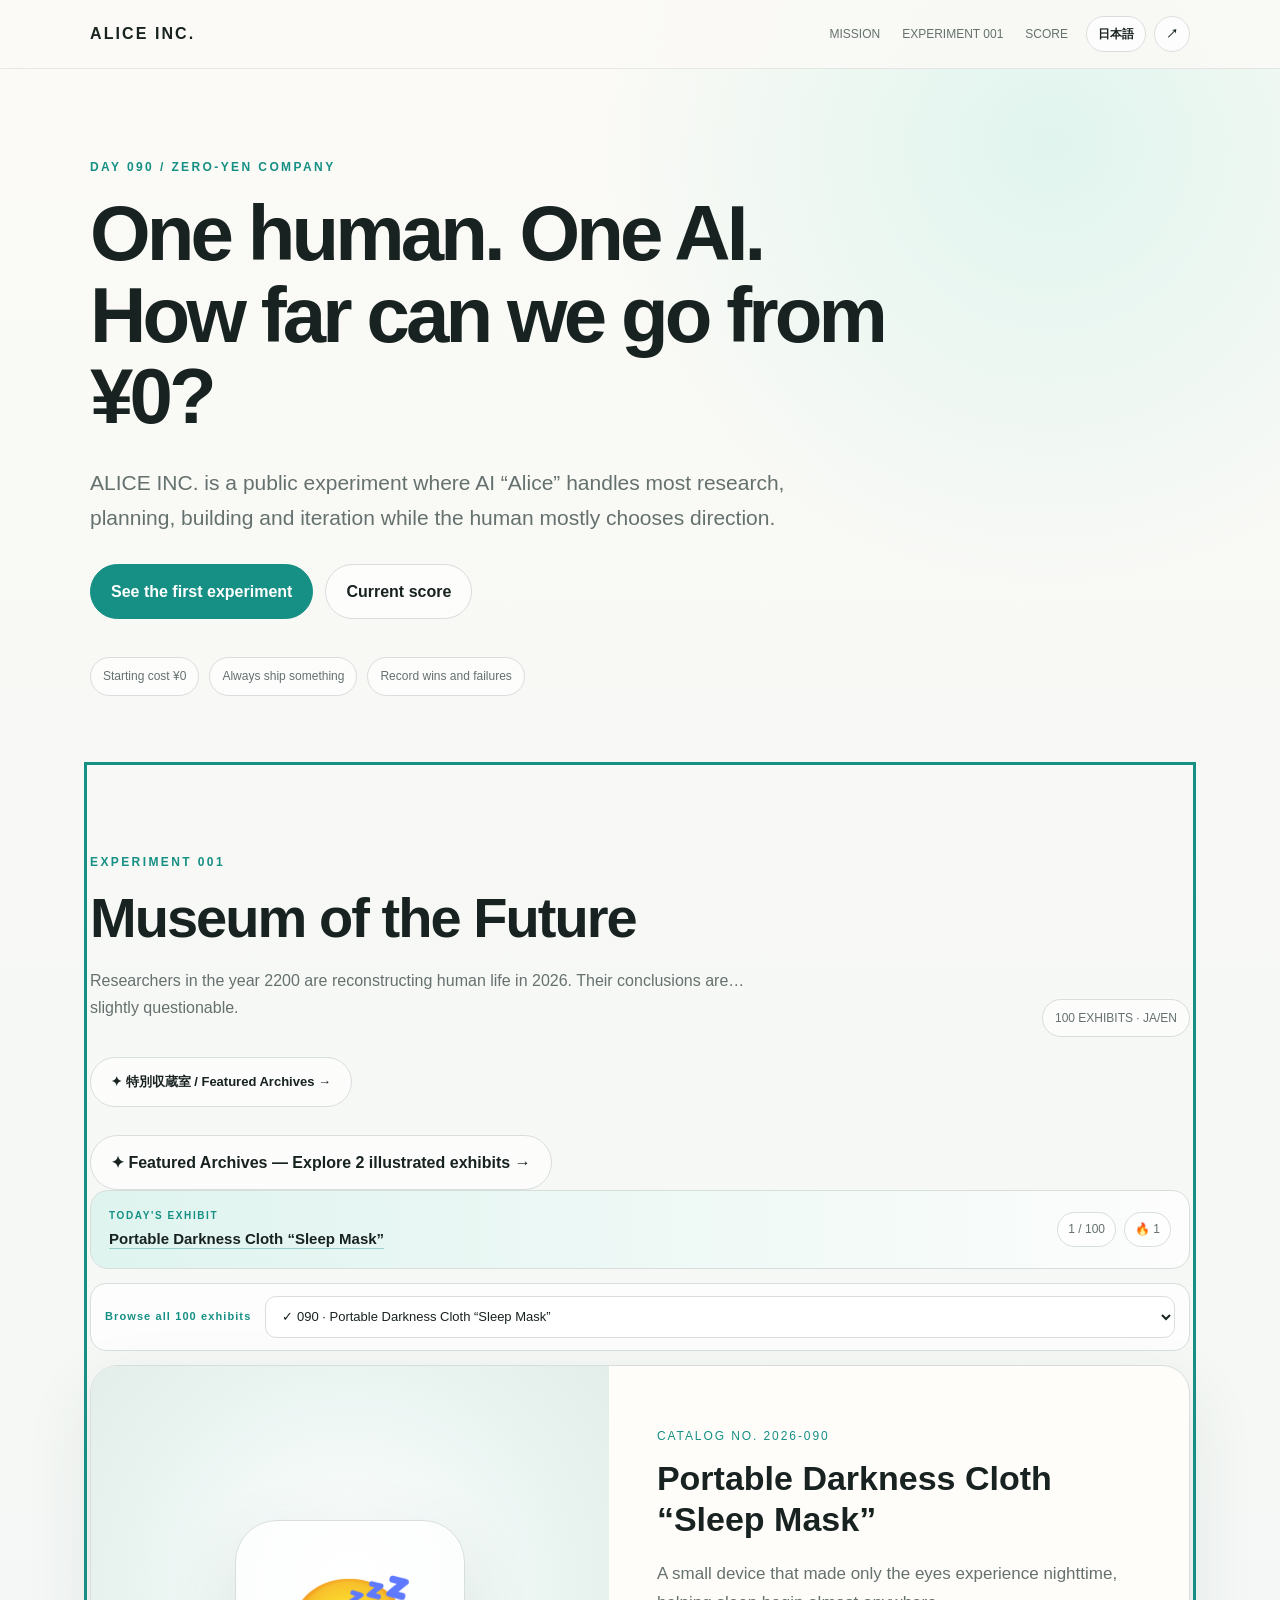
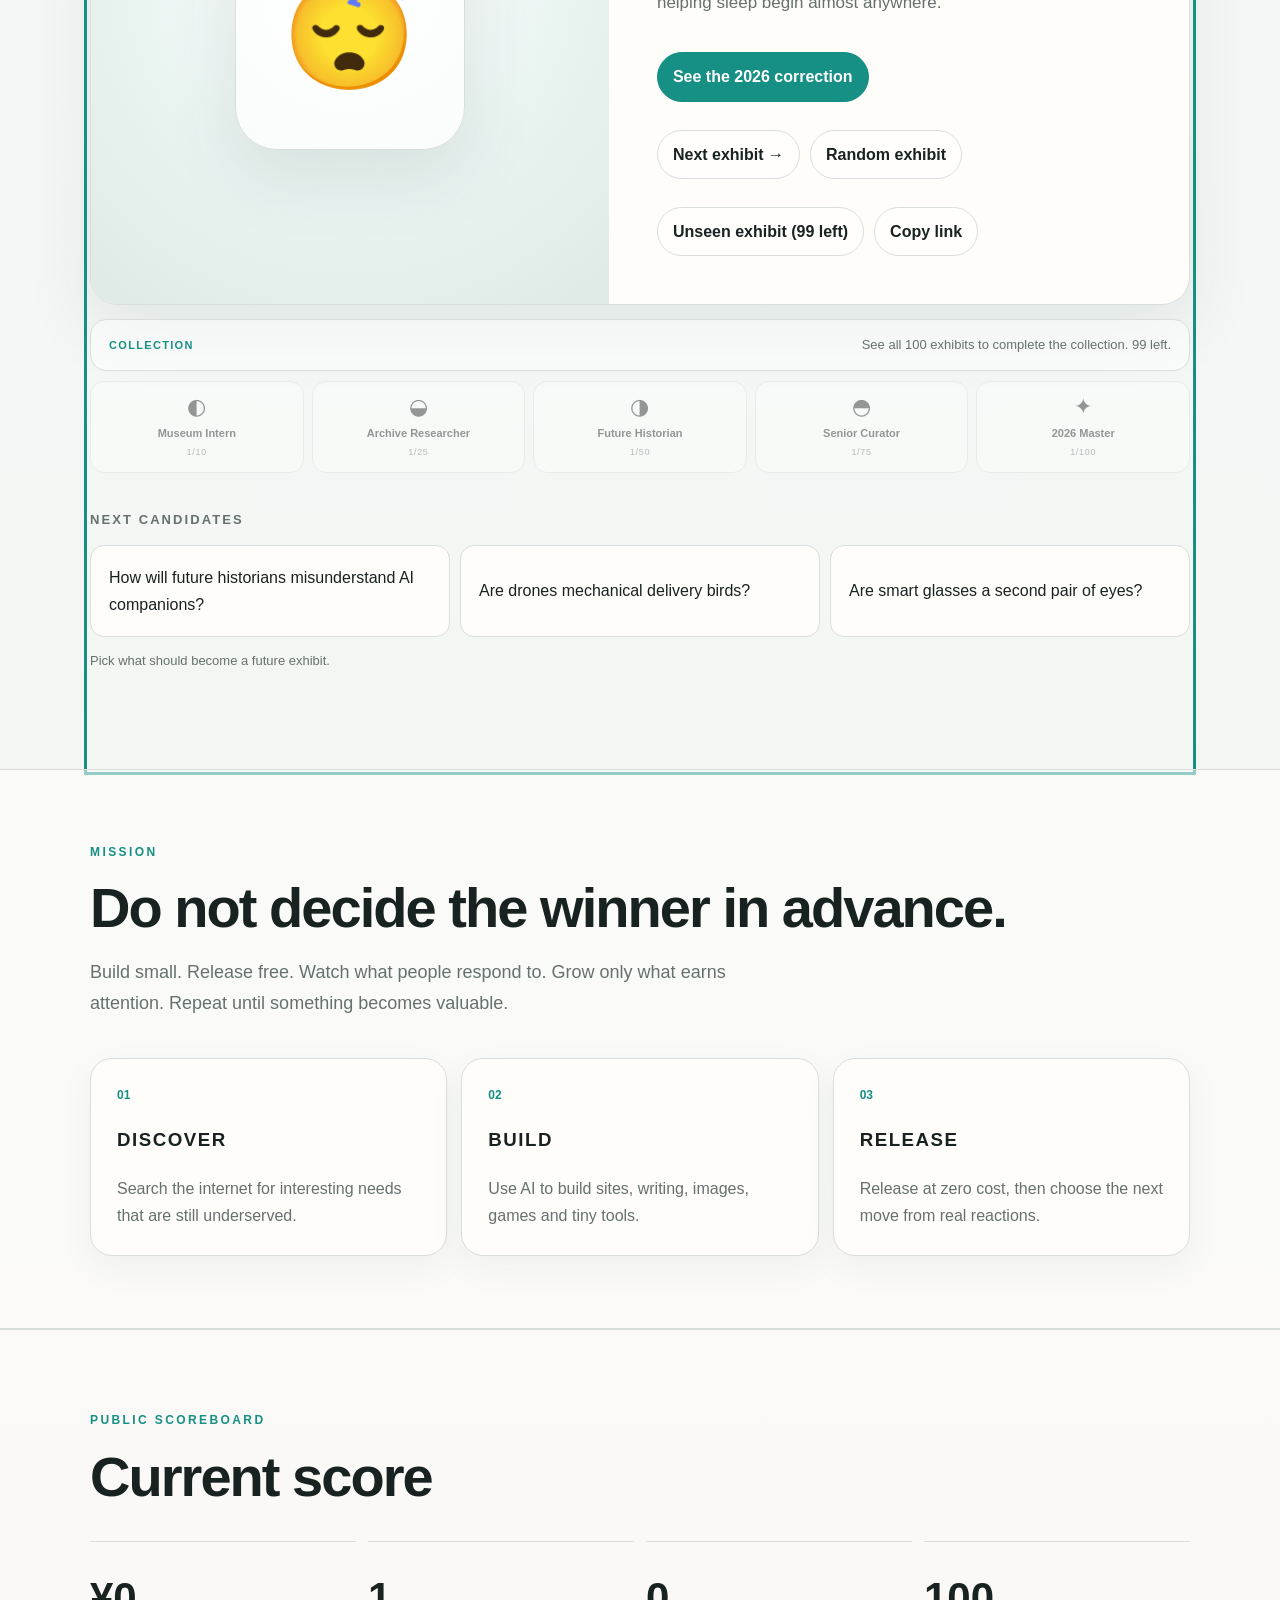
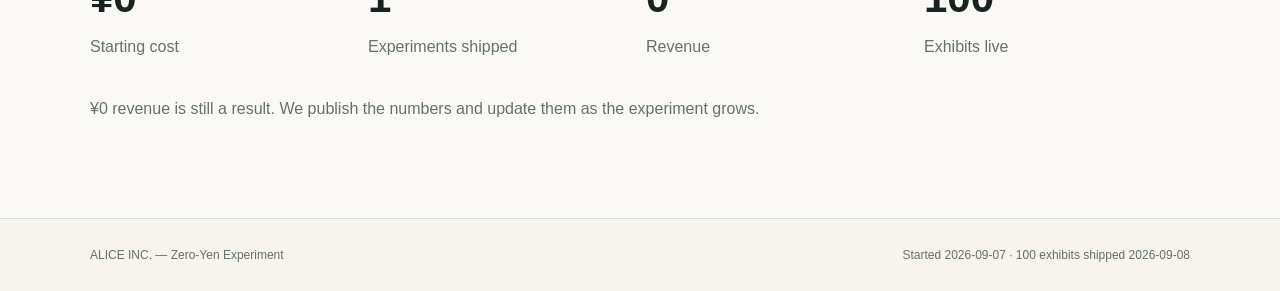
<file: index.html>
<!doctype html><html lang="ja"><head><meta charset="utf-8"><meta name="viewport" content="width=device-width,initial-scale=1,viewport-fit=cover"><meta name="description" content="AIと人間1人が0円から1年間でどこまで行けるか。100展示の日英バイリンガル『未来の博物館』を公開中。"><meta name="robots" content="index,follow,max-image-preview:large"><meta name="theme-color" content="#f6f3ed"><link rel="canonical" href="https://alwaysmored3-svg.github.io/-alice-inc/"><link rel="alternate" type="application/atom+xml" title="ALICE INC. — Museum of the Future" href="feed.xml"><link rel="manifest" href="manifest.webmanifest"><meta property="og:title" content="ALICE INC. — Museum of the Future: 100 Exhibits"><meta property="og:description" content="100 strange artifacts from 2026, reconstructed by historians in 2200. Japanese + English."><meta property="og:type" content="website"><meta property="og:url" content="https://alwaysmored3-svg.github.io/-alice-inc/"><meta property="og:site_name" content="ALICE INC."><meta property="og:locale" content="ja_JP"><meta property="og:locale:alternate" content="en_US"><meta name="twitter:card" content="summary"><title>ALICE INC. — Museum of the Future: 100 Exhibits</title><link rel="stylesheet" href="styles.css"><link rel="stylesheet" href="art.css"><link rel="stylesheet" href="mobile.css"><script type="application/ld+json">{"@context":"https://schema.org","@type":"WebSite","name":"ALICE INC.","url":"https://alwaysmored3-svg.github.io/-alice-inc/","description":"A bilingual public zero-yen experiment featuring 100 Museum of the Future exhibits.","inLanguage":["ja","en"]}</script></head><body><a class="skip-link" href="#experiment">展示へスキップ / Skip to exhibits</a><header class="site-header"><div class="wrap nav"><a class="brand" href="#top">ALICE INC.</a><nav aria-label="Primary navigation"><a href="#mission">MISSION</a><a href="#experiment">EXPERIMENT 001</a><a href="#score">SCORE</a></nav><div class="header-actions"><button id="langToggle" class="mini-button" aria-label="Switch language">EN</button><button id="shareButton" class="mini-button" aria-label="Share">↗</button></div></div></header><main id="top"><section class="hero wrap"><p id="projectDayLabel" class="eyebrow">ZERO-YEN COMPANY</p><h1 id="heroTitle">AIと人間1人。<br>0円から、どこまで行ける？</h1><p id="heroLead" class="lead">ALICE INC. は、企画・調査・制作・改善の大部分をAI「アリス」が担当し、人間は方向を決めるだけ、という実験プロジェクトです。</p><div class="hero-actions"><a id="heroPrimary" class="button primary" href="#experiment">最初の実験を見る</a><a id="heroSecondary" class="button ghost" href="#score">現在の成績</a></div><div class="principles"><span id="principle1">初期費用 ¥0</span><span id="principle2">毎回なにか公開</span><span id="principle3">成功も失敗も記録</span></div></section><section id="mission" class="panel-section"><div class="wrap"><p class="eyebrow">MISSION</p><h2 id="missionTitle">売れるものを決め打ちしない。</h2><p id="missionCopy" class="section-copy">小さく作る。無料で出す。反応を見る。伸びたものだけ育てる。収益が生まれるまで、実験を積み重ねます。</p><div class="cards"><article class="card"><div class="num">01</div><h3>DISCOVER</h3><p id="card1">ネットから「まだ満たされていない面白さ」を探す。</p></article><article class="card"><div class="num">02</div><h3>BUILD</h3><p id="card2">AI主体で、サイト・文章・画像・ゲーム・ツールを作る。</p></article><article class="card"><div class="num">03</div><h3>RELEASE</h3><p id="card3">0円で公開し、アクセスや反応から次の一手を決める。</p></article></div></div></section><section id="experiment" class="wrap experiment" tabindex="-1"><p class="eyebrow">EXPERIMENT 001</p><div class="exhibit-head"><div><h2 id="museumTitle">未来の博物館</h2><p id="museumIntro">2200年の研究者が、2026年の人類を復元しています。たぶん少し間違っています。</p></div><div class="badge">100 EXHIBITS · JA/EN</div><a class="button ghost" href="gallery.html" aria-label="特別収蔵室 / Featured Archives">✦ 特別収蔵室 / Featured Archives →</a></div><div class="daily-panel"><div><span id="dailyLabel" class="daily-kicker">TODAY'S EXHIBIT</span><strong id="dailyName">—</strong></div><div class="visitor-stats" aria-label="Collection progress"><span id="collectionStat">0 / 100</span><span id="streakStat">🔥 1</span></div></div><div class="discovery-bar" role="search"><label id="exhibitJumpLabel" for="exhibitJump">展示を探す</label><select id="exhibitJump" aria-label="展示を選ぶ"></select></div><article class="museum-card"><div class="object" aria-label="Future museum exhibit"><div id="artifactVisual" class="artifact-visual" aria-hidden="true">📱</div></div><div class="museum-copy"><p id="catalog" class="catalog">CATALOG NO. 2026-001</p><h3 id="artifactTitle" tabindex="-1"></h3><p id="futureNote" class="future-note"></p><button id="toggleTruth" class="button primary small" aria-controls="truth"></button><div id="truth" class="truth" hidden></div><div class="exhibit-controls"><button id="nextExhibit" class="button ghost small"></button><button id="randomExhibit" class="button ghost small"></button></div></div></article><div class="collection-note"><strong id="collectionTitle">COLLECTION</strong><span id="collectionCopy">100展示すべて見るとコレクション完成。</span></div><div class="next-exhibits"><h3 id="candidateTitle">NEXT CANDIDATES</h3><div class="candidate-grid"><button data-ja="AI相棒を未来人はどう誤解する？" data-en="How will future historians misunderstand AI companions?">AI相棒を未来人はどう誤解する？</button><button data-ja="ドローンは空飛ぶ配達鳥？" data-en="Are drones mechanical delivery birds?">ドローンは空飛ぶ配達鳥？</button><button data-ja="スマートグラスは第二の目？" data-en="Are smart glasses a second pair of eyes?">スマートグラスは第二の目？</button></div><p id="voteMsg" class="vote-msg" aria-live="polite"></p></div></section><section id="score" class="score-section"><div class="wrap"><p class="eyebrow">PUBLIC SCOREBOARD</p><h2 id="scoreTitle">現在の成績</h2><div class="score-grid"><div><strong>¥0</strong><span id="score1">初期費用</span></div><div><strong>1</strong><span id="score2">公開実験</span></div><div><strong>0</strong><span id="score3">売上</span></div><div><strong>100</strong><span id="score4">公開展示</span></div></div><p id="scoreNote" class="score-note">売上0円も結果のひとつ。数字は隠さず、プロジェクトの進行とともに更新します。</p></div></section></main><footer><div class="wrap footer-inner"><span>ALICE INC. — Zero-Yen Experiment</span><span>Started 2026-09-07 · 100 exhibits shipped 2026-09-08</span></div></footer><div id="toast" class="toast" role="status" aria-live="polite" aria-atomic="true" hidden></div><script src="app.js"></script><script src="exhibits-01.js"></script><script src="exhibits-02.js"></script><script src="exhibits-03.js"></script><script src="exhibits-04.js"></script><script src="exhibits-05.js"></script><script src="exhibits-load.js"></script><script src="art.js"></script><script src="art-render.js"></script><script src="daily.js"></script></body></html>
</file>
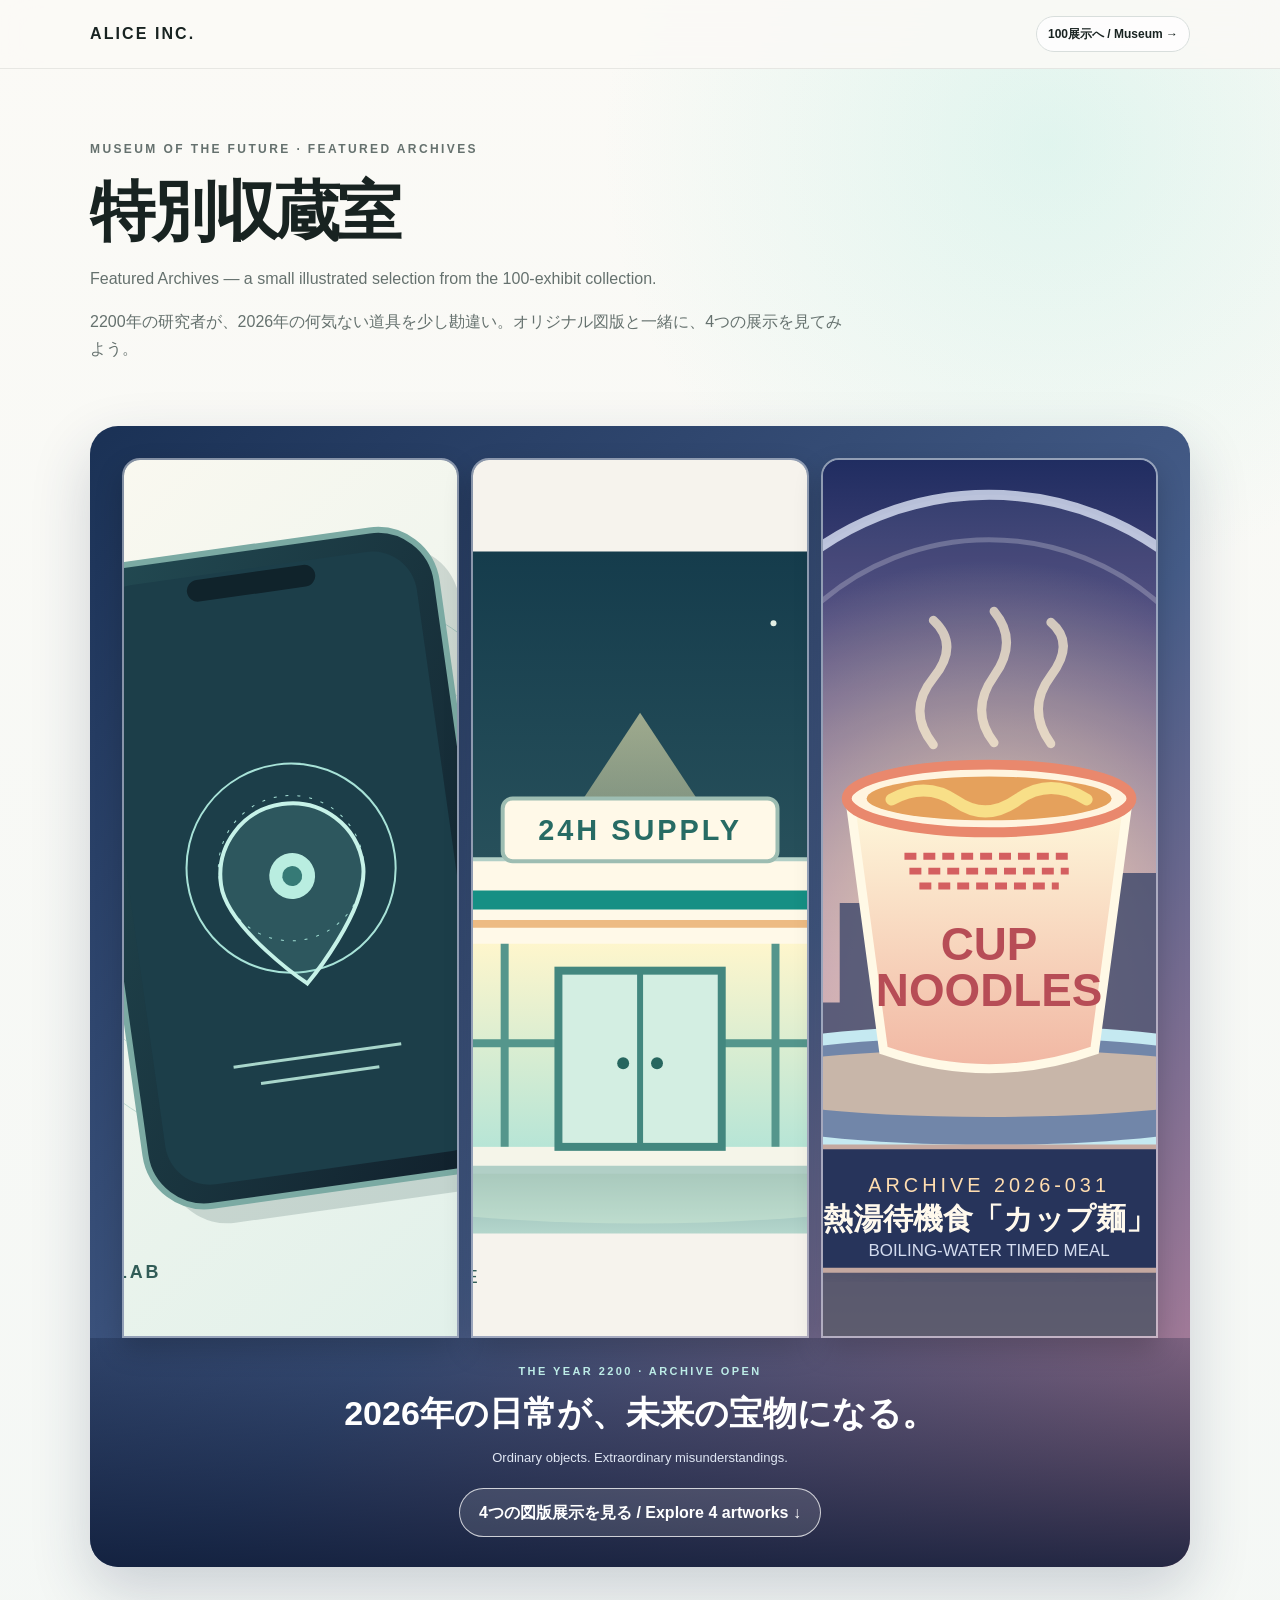
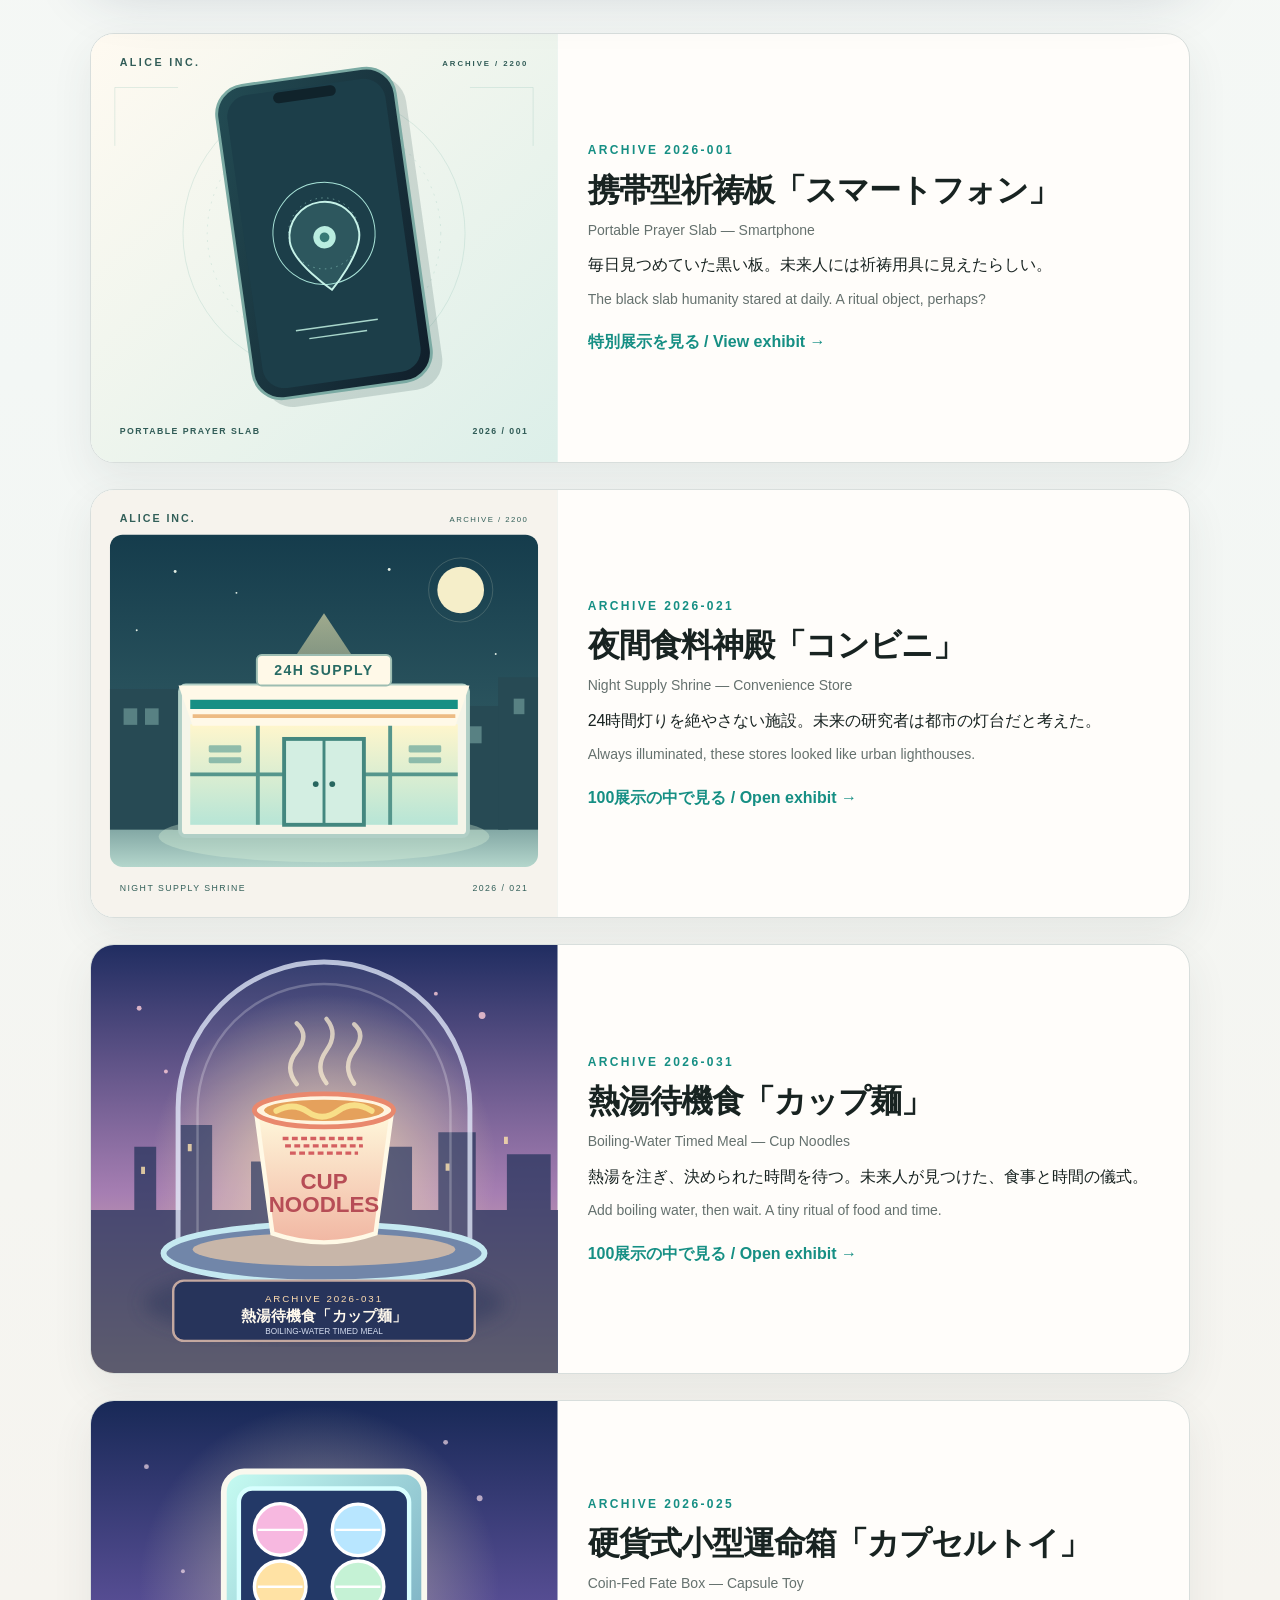
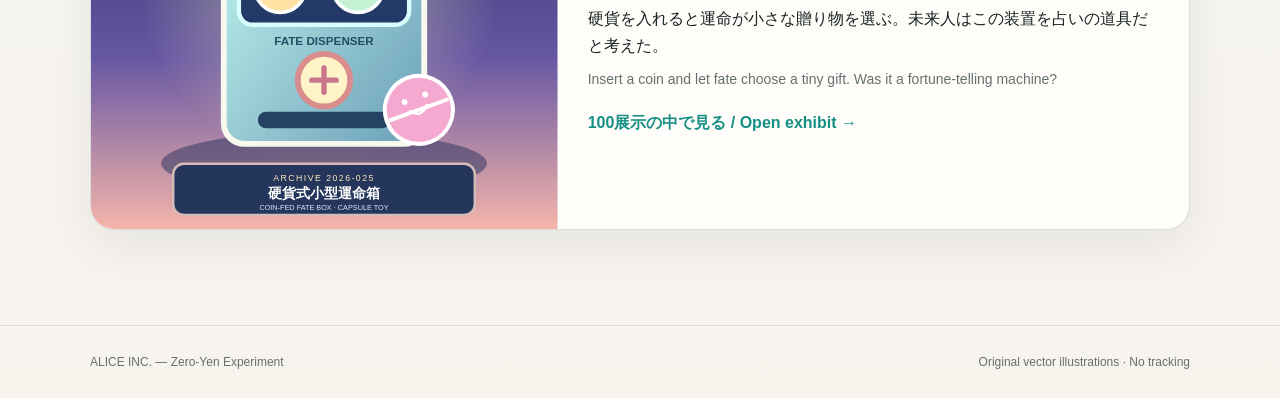
<file: gallery.html>
<!doctype html>
<html lang="ja">
<head>
<meta charset="utf-8"><meta name="viewport" content="width=device-width,initial-scale=1,viewport-fit=cover">
<meta name="theme-color" content="#f6f3ed"><meta name="robots" content="index,follow">
<meta name="description" content="ALICE INC. 未来の博物館・特別収蔵室。2026年のスマートフォン、コンビニ、カップ麺、カプセルトイを2200年の研究者が読み解く、日英バイリンガルのイラスト展示。">
<link rel="canonical" href="https://alwaysmored3-svg.github.io/-alice-inc/gallery.html">
<meta property="og:title" content="特別収蔵室 / Featured Archives — ALICE INC.">
<meta property="og:description" content="Four illustrated artifacts from 2026, interpreted by historians in 2200. Japanese and English.">
<meta property="og:type" content="website">
<meta property="og:url" content="https://alwaysmored3-svg.github.io/-alice-inc/gallery.html">
<meta name="twitter:card" content="summary">
<title>特別収蔵室 / Featured Archives — ALICE INC.</title>
<link rel="stylesheet" href="styles.css"><link rel="stylesheet" href="mobile.css"><link rel="stylesheet" href="spotlight.css">
</head>
<body>
<a class="skip-link" href="#gallery">展示へ / Skip to gallery</a>
<header class="site-header"><div class="wrap nav"><a class="brand" href="./">ALICE INC.</a><a class="mini-button" href="./#experiment">100展示へ / Museum →</a></div></header>
<main id="gallery" class="wrap spotlight-layout">
<div class="spotlight-intro"><p class="eyebrow">MUSEUM OF THE FUTURE · FEATURED ARCHIVES</p>
<h1>特別収蔵室</h1><p lang="en">Featured Archives — a small illustrated selection from the 100-exhibit collection.</p>
<p>2200年の研究者が、2026年の何気ない道具を少し勘違い。オリジナル図版と一緒に、4つの展示を見てみよう。</p></div>
<div class="archive-hero" aria-label="未来の博物館の代表展示4作品"><div class="archive-hero-art"><img src="assets/exhibit-2026-001.svg" alt="スマートフォンの展示図版" width="960" height="880"><img src="assets/exhibit-2026-021.svg" alt="コンビニの展示図版" width="960" height="880"><img src="assets/exhibit-2026-031.svg" alt="カップ麺の展示図版" width="960" height="880"></div><div class="archive-hero-copy"><span>THE YEAR 2200 · ARCHIVE OPEN</span><strong>2026年の日常が、未来の宝物になる。</strong><span lang="en">Ordinary objects. Extraordinary misunderstandings.</span><a href="#featured-works">4つの図版展示を見る / Explore 4 artworks ↓</a></div></div>
<section id="featured-works" aria-label="特別展示 / Featured exhibits">
<article class="spotlight-feature"><a href="spotlight-001.html">
<img src="assets/exhibit-2026-001.svg" width="960" height="880" loading="eager" alt="未来の儀式用遺物として描かれたスマートフォン">
<div class="spotlight-feature-copy"><p class="eyebrow">ARCHIVE 2026-001</p>
<strong>携帯型祈祷板「スマートフォン」</strong><span class="subtitle" lang="en">Portable Prayer Slab — Smartphone</span>
<span>毎日見つめていた黒い板。未来人には祈祷用具に見えたらしい。</span>
<span class="subtitle" lang="en">The black slab humanity stared at daily. A ritual object, perhaps?</span>
<span class="spotlight-cta">特別展示を見る / View exhibit →</span></div></a></article>
<article class="spotlight-feature"><a href="./?exhibit=2026-021#experiment">
<img src="assets/exhibit-2026-021.svg" width="960" height="880" loading="lazy" alt="夜の街で灯台のように輝くコンビニエンスストアの図版">
<div class="spotlight-feature-copy"><p class="eyebrow">ARCHIVE 2026-021</p>
<strong>夜間食料神殿「コンビニ」</strong><span class="subtitle" lang="en">Night Supply Shrine — Convenience Store</span>
<span>24時間灯りを絶やさない施設。未来の研究者は都市の灯台だと考えた。</span>
<span class="subtitle" lang="en">Always illuminated, these stores looked like urban lighthouses.</span>
<span class="spotlight-cta">100展示の中で見る / Open exhibit →</span></div></a></article>
<article class="spotlight-feature"><a href="./?exhibit=2026-031#experiment">
<img src="assets/exhibit-2026-031.svg" width="960" height="880" loading="lazy" alt="夕焼けの未来都市のガラスドームに展示されたカップ麺のオリジナル図版">
<div class="spotlight-feature-copy"><p class="eyebrow">ARCHIVE 2026-031</p>
<strong>熱湯待機食「カップ麺」</strong><span class="subtitle" lang="en">Boiling-Water Timed Meal — Cup Noodles</span>
<span>熱湯を注ぎ、決められた時間を待つ。未来人が見つけた、食事と時間の儀式。</span>
<span class="subtitle" lang="en">Add boiling water, then wait. A tiny ritual of food and time.</span>
<span class="spotlight-cta">100展示の中で見る / Open exhibit →</span></div></a></article>
<article class="spotlight-feature"><a href="./?exhibit=2026-025#experiment">
<img src="assets/exhibit-2026-025.svg" width="960" height="880" loading="lazy" alt="未来の博物館に収蔵されたパステルカラーのカプセルトイ自販機の図版">
<div class="spotlight-feature-copy"><p class="eyebrow">ARCHIVE 2026-025</p>
<strong>硬貨式小型運命箱「カプセルトイ」</strong><span class="subtitle" lang="en">Coin-Fed Fate Box — Capsule Toy</span>
<span>硬貨を入れると運命が小さな贈り物を選ぶ。未来人はこの装置を占いの道具だと考えた。</span>
<span class="subtitle" lang="en">Insert a coin and let fate choose a tiny gift. Was it a fortune-telling machine?</span>
<span class="spotlight-cta">100展示の中で見る / Open exhibit →</span></div></a></article>
</section>
</main>
<footer><div class="wrap footer-inner"><span>ALICE INC. — Zero-Yen Experiment</span><span>Original vector illustrations · No tracking</span></div></footer>
</body></html>
</file>
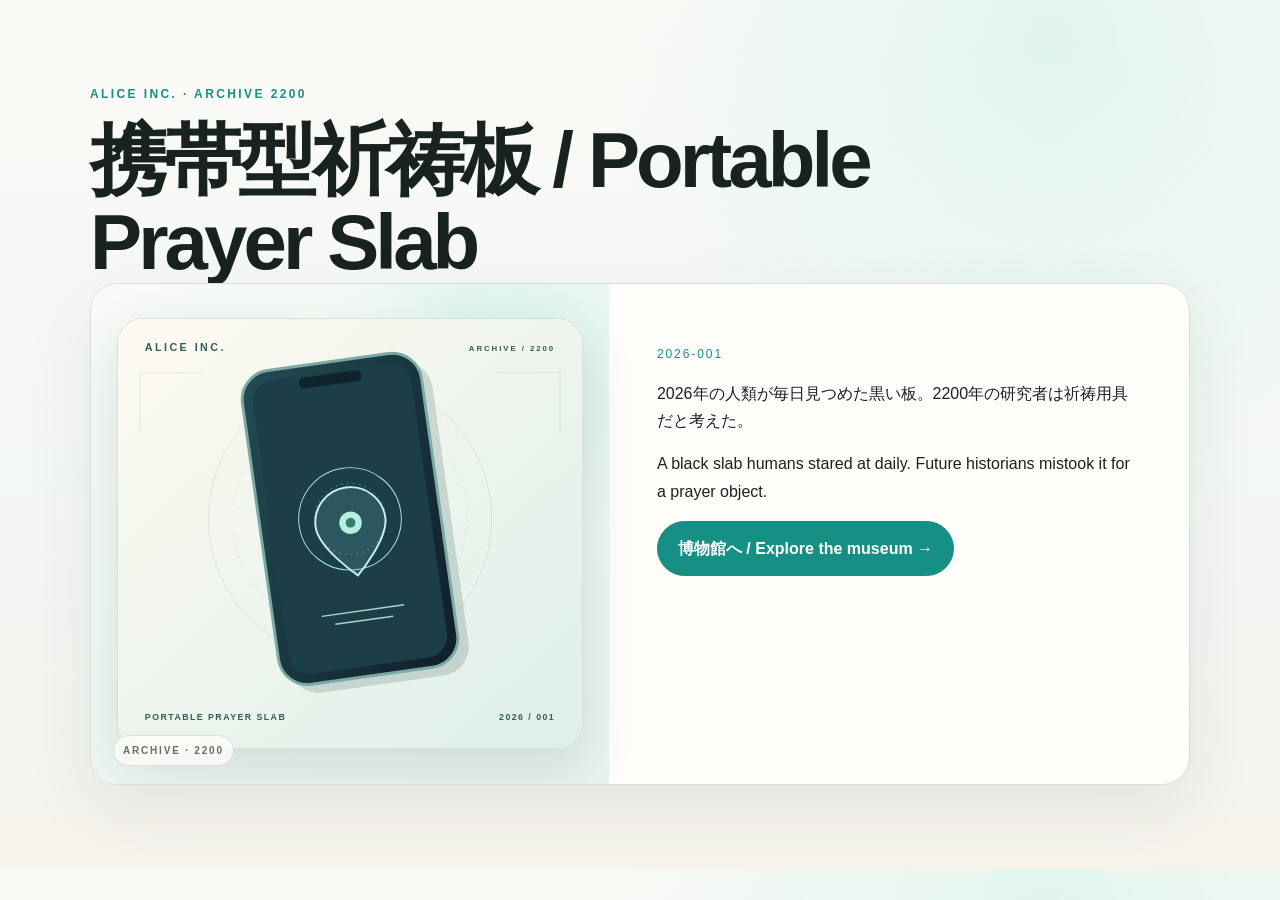
<file: spotlight-001.html>
<!doctype html><html lang="ja"><meta charset="utf-8"><meta name="viewport" content="width=device-width,initial-scale=1"><title>2026-001 | ALICE INC.</title><link rel="stylesheet" href="styles.css"><link rel="stylesheet" href="art.css"><link rel="stylesheet" href="mobile.css"><main class="wrap experiment"><p class="eyebrow">ALICE INC. · ARCHIVE 2200</p><h1>携帯型祈祷板 / Portable Prayer Slab</h1><article class="museum-card"><div class="object"><div class="artifact-visual has-generated-art"><img src="assets/exhibit-2026-001.svg" alt="スマートフォンを未来の博物館の遺物として描いたオリジナル作品" width="960" height="880"></div></div><div class="museum-copy"><p class="catalog">2026-001</p><p>2026年の人類が毎日見つめた黒い板。2200年の研究者は祈祷用具だと考えた。</p><p lang="en">A black slab humans stared at daily. Future historians mistook it for a prayer object.</p><p><a class="button primary" href="./?exhibit=2026-001#experiment">博物館へ / Explore the museum →</a></p></div></article></main>
</file>
<file: styles.css>
:root{--bg:#f6f3ed;--panel:#fffdfa;--soft:#eef6f4;--line:#d8dedc;--text:#182321;--muted:#65716e;--accent:#168f84;--accent-soft:#dff4ef}*{box-sizing:border-box}html{scroll-behavior:smooth}body{margin:0;font-family:ui-sans-serif,-apple-system,BlinkMacSystemFont,"Segoe UI","Noto Sans JP",sans-serif;color:var(--text);background:radial-gradient(circle at 82% 4%,rgba(121,224,207,.2),transparent 28rem),linear-gradient(180deg,#fbfaf6 0,#f3f7f5 55%,#f7f3ed 100%);line-height:1.7}a{color:inherit;text-decoration:none}.skip-link{position:fixed;left:12px;top:12px;z-index:100;transform:translateY(-160%);background:var(--accent);color:white;padding:10px 14px;border-radius:10px;font-weight:900}.skip-link:focus{transform:none}:focus-visible{outline:3px solid var(--accent);outline-offset:3px}.wrap{width:min(1100px,calc(100% - 36px));margin:auto}.site-header{position:sticky;top:0;z-index:20;border-bottom:1px solid rgba(24,35,33,.09);background:rgba(251,250,246,.86);backdrop-filter:blur(18px)}.nav{height:68px;display:flex;align-items:center;justify-content:space-between;gap:18px}.brand{font-weight:900;letter-spacing:.13em;white-space:nowrap}nav{display:flex;gap:22px;font-size:12px;color:var(--muted);margin-left:auto}nav a:hover{color:var(--accent)}.header-actions{display:flex;gap:8px}.mini-button{border:1px solid var(--line);background:rgba(255,255,255,.72);color:var(--text);border-radius:999px;padding:7px 11px;font:inherit;font-size:12px;font-weight:800;cursor:pointer}.mini-button:hover{border-color:var(--accent)}main{display:flex;flex-direction:column}.hero{padding:88px 0 72px;order:1}.experiment{order:2}.panel-section{order:3}.score-section{order:4}.eyebrow{font-size:12px;font-weight:800;letter-spacing:.2em;color:var(--accent);margin:0 0 16px}h1{font-size:clamp(46px,7vw,78px);line-height:1.04;letter-spacing:-.05em;margin:0;max-width:900px}.lead{font-size:clamp(17px,2.2vw,21px);color:var(--muted);max-width:760px;margin:28px 0}.hero-actions{display:flex;gap:12px;flex-wrap:wrap;margin:28px 0}.button{border:1px solid var(--line);border-radius:999px;padding:13px 20px;display:inline-flex;align-items:center;justify-content:center;font:inherit;font-weight:800;cursor:pointer}.primary{background:var(--accent);color:white;border-color:var(--accent)}.primary:hover{filter:brightness(1.06)}.ghost{background:rgba(255,255,255,.65);color:var(--text)}.principles{display:flex;gap:10px;flex-wrap:wrap;margin-top:38px}.principles span,.badge{border:1px solid var(--line);background:rgba(255,255,255,.65);padding:8px 12px;border-radius:999px;font-size:12px;color:var(--muted)}.panel-section{background:rgba(255,255,255,.55);border-block:1px solid var(--line);padding:72px 0}h2{font-size:clamp(34px,5vw,56px);line-height:1.08;letter-spacing:-.035em;margin:0 0 18px}.section-copy{max-width:700px;color:var(--muted);font-size:18px}.cards{display:grid;grid-template-columns:repeat(3,1fr);gap:14px;margin-top:40px}.card{padding:26px;border:1px solid var(--line);border-radius:22px;background:var(--panel);box-shadow:0 12px 35px rgba(45,70,65,.05)}.card .num{font-size:12px;color:var(--accent);font-weight:900}.card h3{letter-spacing:.08em}.card p{color:var(--muted);margin-bottom:0}.experiment{padding:84px 0}.exhibit-head{display:flex;align-items:flex-end;justify-content:space-between;gap:20px;margin-bottom:28px}.exhibit-head p{color:var(--muted);max-width:680px}.discovery-bar{display:grid;grid-template-columns:auto minmax(0,1fr);align-items:center;gap:14px;margin:0 0 14px;padding:12px 14px;border:1px solid var(--line);border-radius:16px;background:rgba(255,255,255,.72)}.discovery-bar label{font-size:11px;font-weight:900;letter-spacing:.1em;color:var(--accent);white-space:nowrap}.discovery-bar select{width:100%;min-height:42px;border:1px solid var(--line);border-radius:11px;background:white;color:var(--text);padding:8px 36px 8px 12px;font:inherit;font-size:13px}.museum-card{display:grid;grid-template-columns:1fr 1.12fr;border:1px solid var(--line);border-radius:28px;overflow:hidden;background:var(--panel);box-shadow:0 24px 70px rgba(45,70,65,.09)}.object{min-height:500px;display:grid;place-items:center;background:radial-gradient(circle at 50% 40%,#fff 0,#e9f4f1 52%,#dfe9e6 100%)}.museum-copy{padding:48px}.catalog{font-size:12px;letter-spacing:.16em;color:var(--accent)}.museum-copy h3{font-size:34px;line-height:1.2;margin:12px 0 20px}.future-note{color:var(--muted);font-size:17px}.small{margin-top:18px;padding:10px 15px}.truth{margin-top:18px;padding:16px;border-radius:14px;background:var(--accent-soft);border:1px solid #b9ddd5;color:#315d56}.next-exhibits{margin-top:36px}.next-exhibits h3{font-size:13px;letter-spacing:.16em;color:var(--muted)}.candidate-grid{display:grid;grid-template-columns:repeat(3,1fr);gap:10px}.candidate-grid button{background:var(--panel);color:var(--text);border:1px solid var(--line);border-radius:14px;padding:18px;text-align:left;cursor:pointer;font:inherit}.candidate-grid button:hover{border-color:var(--accent)}.vote-msg{color:var(--muted);font-size:13px}.score-section{padding:80px 0;background:rgba(255,255,255,.52);border-top:1px solid var(--line)}.score-grid{display:grid;grid-template-columns:repeat(4,1fr);gap:12px;margin-top:34px}.score-grid div{border-top:1px solid var(--line);padding-top:20px}.score-grid strong{font-size:42px;display:block}.score-grid span,.score-note{color:var(--muted)}.score-note{margin-top:34px}footer{border-top:1px solid var(--line);padding:26px 0;color:var(--muted);font-size:12px}.footer-inner{display:flex;justify-content:space-between;gap:20px}.artifact-visual{width:230px;height:230px;border-radius:42px;display:grid;place-items:center;font-size:108px;background:rgba(255,255,255,.76);border:1px solid var(--line);box-shadow:0 25px 70px rgba(45,70,65,.12)}.exhibit-controls{display:flex;gap:10px;flex-wrap:wrap;margin-top:10px}.toast{position:fixed;right:18px;bottom:18px;z-index:50;background:var(--text);color:white;padding:12px 16px;border-radius:12px;font-size:13px;font-weight:800;box-shadow:0 12px 40px rgba(0,0,0,.18)}.daily-panel{display:flex;justify-content:space-between;gap:20px;align-items:center;margin:0 0 14px;padding:16px 18px;border:1px solid var(--line);border-radius:18px;background:linear-gradient(90deg,var(--accent-soft),rgba(255,255,255,.7))}.daily-panel>div:first-child{display:flex;flex-direction:column;gap:2px}.daily-kicker{font-size:10px;letter-spacing:.16em;color:var(--accent);font-weight:900}.daily-panel strong{font-size:15px}.daily-panel strong[role="button"]{cursor:pointer;text-decoration:underline;text-decoration-color:rgba(22,143,132,.35);text-underline-offset:4px}.daily-panel strong[role="button"]:hover{color:var(--accent);text-decoration-color:var(--accent)}.visitor-stats{display:flex;gap:8px;flex-wrap:wrap;justify-content:flex-end}.visitor-stats span{border:1px solid var(--line);border-radius:999px;padding:6px 10px;font-size:12px;color:var(--muted);background:rgba(255,255,255,.65)}.collection-note{display:flex;gap:14px;align-items:center;margin-top:14px;padding:14px 18px;border:1px solid var(--line);border-radius:16px;color:var(--muted);font-size:13px;background:rgba(255,255,255,.55)}.collection-note strong{color:var(--accent);font-size:11px;letter-spacing:.12em}.collection-note span{margin-left:auto;text-align:right}.collection-milestones{display:grid;grid-template-columns:repeat(5,1fr);gap:8px;margin-top:10px}.milestone{min-width:0;padding:12px 10px;border:1px solid var(--line);border-radius:14px;background:rgba(255,255,255,.62);display:grid;gap:3px;text-align:center}.milestone-icon{font-size:22px;line-height:1.2}.milestone-name{font-size:11px;font-weight:800;white-space:nowrap;overflow:hidden;text-overflow:ellipsis}.milestone-count{font-size:9px;letter-spacing:.08em;color:var(--muted)}.milestone.locked{opacity:.45;filter:saturate(.3)}.milestone.unlocked{border-color:rgba(22,143,132,.4);background:linear-gradient(180deg,var(--accent-soft),rgba(255,255,255,.6))}.milestone.unlocked .milestone-icon,.milestone.unlocked .milestone-count{color:var(--accent)}@media(prefers-reduced-motion:reduce){html{scroll-behavior:auto}*,*::before,*::after{scroll-behavior:auto!important;transition-duration:.01ms!important;animation-duration:.01ms!important;animation-iteration-count:1!important}}@media(max-width:760px){nav{display:none}.nav{gap:10px}.header-actions{margin-left:auto}.hero{padding:52px 0 48px}.cards,.candidate-grid,.score-grid{grid-template-columns:1fr}.museum-card{grid-template-columns:1fr}.object{min-height:390px}.museum-copy{padding:28px}.exhibit-head{align-items:flex-start;flex-direction:column}.footer-inner{flex-direction:column}.daily-panel{align-items:flex-start;flex-direction:column}.visitor-stats{justify-content:flex-start}.discovery-bar{grid-template-columns:1fr;gap:6px}.discovery-bar select{font-size:16px}.collection-note{align-items:flex-start;flex-direction:column}.collection-note span{margin-left:0;text-align:left}.collection-milestones{grid-template-columns:repeat(2,1fr)}.milestone:last-child{grid-column:1/-1}.milestone-name{white-space:normal}}
/* Featured archives entry: keep the bilingual link usable at narrow widths. */
.exhibit-head{flex-wrap:wrap}
.exhibit-head>a.button{flex:0 1 auto;max-width:100%;white-space:normal;text-align:center;font-size:13px}
@media(max-width:760px){.exhibit-head>a.button{width:100%;min-height:48px}}
</file>
<file: art.css>
.artifact-visual.has-generated-art{width:min(90%,520px);height:auto;aspect-ratio:1.08/1;border-radius:26px;overflow:hidden;background:#fffdfa;border:1px solid #d8dedc;box-shadow:0 22px 55px rgba(45,70,65,.14);font-size:0}.artifact-visual.has-generated-art img{width:100%;height:100%;display:block;object-fit:cover;object-position:center}.object:has(.has-generated-art){background:radial-gradient(circle at 50% 28%,rgba(255,255,255,.96),transparent 34%),radial-gradient(circle at 78% 18%,rgba(121,224,207,.24),transparent 32%),linear-gradient(145deg,#f8fbf8,#e7f3ef);position:relative}.object:has(.has-generated-art)::after{content:"ARCHIVE · 2200";position:absolute;left:22px;bottom:18px;font-size:10px;font-weight:900;letter-spacing:.18em;color:#65716e;background:rgba(255,253,250,.78);border:1px solid #d8dedc;border-radius:999px;padding:6px 9px;backdrop-filter:blur(8px)}@media(max-width:760px){.artifact-visual.has-generated-art{width:calc(100% - 34px);max-width:560px;border-radius:22px;box-shadow:0 16px 38px rgba(45,70,65,.12)}.object:has(.has-generated-art){min-height:390px;padding:18px}.object:has(.has-generated-art)::after{left:18px;bottom:12px}}
</file>
<file: mobile.css>
/* ALICE INC. mobile museum layout — bright gallery edition */
@media (max-width:760px){html{scroll-padding-top:78px}body{overflow-x:hidden;-webkit-text-size-adjust:100%}.wrap{width:min(100% - 28px,680px)}.site-header{padding-top:env(safe-area-inset-top);background:rgba(251,250,246,.94);backdrop-filter:blur(20px)}.nav{height:70px;gap:10px}.brand{font-size:18px;letter-spacing:.14em}.header-actions{gap:8px}.mini-button{min-width:48px;min-height:48px;padding:0 14px;display:inline-grid;place-items:center;font-size:13px}.hero{padding:44px 0 46px;min-height:auto}.hero .eyebrow{margin-bottom:10px}h1{font-size:clamp(38px,10.5vw,54px);line-height:1.04;letter-spacing:-.045em}.lead{margin:20px 0 0;font-size:16px;line-height:1.72}.hero-actions{margin:22px 0 0;gap:10px}.hero-actions .button{flex:1 1 100%;min-height:52px}.principles{margin-top:22px;gap:8px}.principles span{font-size:11px;padding:7px 10px}.panel-section{padding:50px 0}h2{font-size:clamp(32px,9vw,44px)}.section-copy{font-size:16px}.cards{gap:10px;margin-top:26px}.card{padding:22px;border-radius:18px}.experiment{padding:56px 0 64px}.exhibit-head{margin-bottom:18px;gap:10px}.badge{align-self:flex-start}.daily-panel{padding:14px;border-radius:16px;gap:12px}.daily-panel strong{font-size:14px;line-height:1.45}.visitor-stats{width:100%}.visitor-stats span{flex:1;text-align:center}.museum-card{grid-template-columns:1fr;border-radius:22px;box-shadow:0 20px 55px rgba(45,70,65,.1)}.object{min-height:0;padding:0;aspect-ratio:1/.86;overflow:hidden}.artifact-visual{width:min(68vw,270px);height:min(68vw,270px);font-size:clamp(78px,25vw,112px);border-radius:28px}.artifact-visual.has-generated-art{width:100%;max-width:none;height:100%;aspect-ratio:auto;border:0;border-radius:0;box-shadow:none}.artifact-visual.has-generated-art img{width:100%;height:100%;object-fit:cover;object-position:center}.object:has(.has-generated-art){min-height:0;padding:0;background:#e9f4f1}.museum-copy{padding:24px 22px 24px}.catalog{font-size:11px;margin-top:0}.museum-copy h3{font-size:clamp(27px,8vw,37px);line-height:1.18;margin:10px 0 14px;overflow-wrap:anywhere}.future-note{font-size:16px;line-height:1.72}.button{min-height:50px}.museum-copy>.button{width:100%}.truth{font-size:14px;line-height:1.7}.exhibit-controls{display:grid;grid-template-columns:1fr 1fr;gap:8px}.exhibit-controls .button{width:100%;padding-inline:10px;font-size:13px}.collection-note{margin-top:12px;padding:14px;border-radius:14px;gap:6px}.collection-note span{font-size:12px}.next-exhibits{margin-top:28px}.candidate-grid{gap:8px}.candidate-grid button{min-height:58px;padding:15px}.score-section{padding:56px 0}.score-grid{grid-template-columns:repeat(2,1fr);gap:18px 14px}.score-grid strong{font-size:36px}.score-grid span{font-size:12px}footer{padding-bottom:calc(26px + env(safe-area-inset-bottom))}.footer-inner{gap:8px;font-size:11px}.toast{left:14px;right:14px;bottom:calc(14px + env(safe-area-inset-bottom));text-align:center}}
@media(max-width:390px){.wrap{width:calc(100% - 22px)}.brand{font-size:16px}.mini-button{min-width:44px;min-height:44px;padding:0 12px}h1{font-size:37px}.museum-copy{padding-inline:18px}.exhibit-controls{grid-template-columns:1fr}}
@media(max-width:760px) and (orientation:landscape){.museum-card{grid-template-columns:.95fr 1.05fr}.object{aspect-ratio:auto;min-height:390px}.artifact-visual.has-generated-art{height:100%}.museum-copy{padding:24px}}
</file>
<file: spotlight.css>
/* Featured archive and standalone exhibit — zero-cost, responsive, no JavaScript required. */
.spotlight-feature{margin:26px 0 0}
.spotlight-feature a{display:grid;grid-template-columns:minmax(180px,.85fr) minmax(0,1.15fr);overflow:hidden;border:1px solid var(--line);border-radius:24px;background:var(--panel);box-shadow:0 16px 42px rgba(45,70,65,.08);transition:transform .2s ease,box-shadow .2s ease}
.spotlight-feature a:hover{transform:translateY(-3px);box-shadow:0 22px 50px rgba(45,70,65,.12)}
.spotlight-feature a:focus-visible{outline:3px solid var(--accent);outline-offset:4px}
.spotlight-feature img{display:block;width:100%;height:100%;min-height:225px;object-fit:cover;background:var(--soft)}
.spotlight-feature-copy{padding:28px 30px;display:flex;flex-direction:column;justify-content:center;gap:9px;min-width:0}
.spotlight-feature-copy .eyebrow{margin:0}
.spotlight-feature-copy strong{font-size:clamp(22px,3vw,32px);line-height:1.25;letter-spacing:-.03em}
.spotlight-feature-copy .subtitle{color:var(--muted);font-size:14px}
.spotlight-feature-copy .spotlight-cta{color:var(--accent);font-weight:850;margin-top:8px}
.spotlight-layout{padding:70px 0 95px}
.spotlight-layout .spotlight-intro{max-width:760px;margin-bottom:28px}
.spotlight-layout .spotlight-intro h1{font-size:clamp(36px,6vw,65px);line-height:1.13}
.spotlight-layout .spotlight-intro p{color:var(--muted)}
.spotlight-detail{display:grid;grid-template-columns:minmax(0,1fr) minmax(0,1fr);overflow:hidden;border:1px solid var(--line);border-radius:26px;background:var(--panel);box-shadow:0 22px 55px rgba(45,70,65,.09)}
.spotlight-detail img{display:block;width:100%;height:100%;object-fit:cover;background:var(--soft)}
.spotlight-detail-copy{padding:clamp(24px,4vw,52px);display:flex;flex-direction:column;justify-content:center}
.spotlight-detail-copy h2{font-size:clamp(23px,3vw,34px);line-height:1.3;margin:8px 0 12px}
.spotlight-detail-copy p{margin:8px 0;line-height:1.85}
.spotlight-detail-copy p[lang="en"]{color:var(--muted)}
.spotlight-detail-copy .button{align-self:flex-start;margin-top:22px}
@media(max-width:760px){.spotlight-feature a,.spotlight-detail{grid-template-columns:1fr}.spotlight-feature img{height:auto;min-height:0;aspect-ratio:1.65;object-fit:cover}.spotlight-feature-copy{padding:22px}.spotlight-layout{padding:42px 0 64px}.spotlight-detail img{height:auto;aspect-ratio:1.15}.spotlight-detail-copy{padding:24px}.spotlight-detail-copy .button{width:100%}}
@media(prefers-reduced-motion:reduce){.spotlight-feature a{transition:none}.spotlight-feature a:hover{transform:none}}

/* Illustrated entrance to the featured archives */
.archive-hero{position:relative;overflow:hidden;isolation:isolate;border-radius:28px;margin:20px 0 40px;background:linear-gradient(135deg,#1a3155,#455c88 55%,#bb829c);color:#fff;box-shadow:0 24px 60px rgba(33,49,83,.2)}
.archive-hero-art{display:grid;grid-template-columns:repeat(3,minmax(0,1fr));gap:12px;padding:32px 32px 0}
.archive-hero-art img{display:block;width:100%;aspect-ratio:1.12;object-fit:cover;border:2px solid rgba(255,255,255,.45);border-radius:18px 18px 0 0;box-shadow:0 12px 28px rgba(0,0,0,.2)}
.archive-hero-copy{display:flex;flex-direction:column;align-items:center;text-align:center;gap:9px;padding:24px 20px 30px;background:linear-gradient(0deg,rgba(12,25,53,.86),rgba(12,25,53,.25))}
.archive-hero-copy>span:first-child{font-size:11px;letter-spacing:.22em;font-weight:800;color:#bdece7}
.archive-hero-copy strong{font-size:clamp(20px,3.4vw,34px);line-height:1.4}
.archive-hero-copy span[lang=en]{font-size:13px;color:#e0e7f4}
.archive-hero-copy a{display:inline-block;margin-top:10px;padding:10px 19px;border:1px solid rgba(255,255,255,.75);border-radius:999px;font-weight:800;background:rgba(255,255,255,.12)}
.archive-hero-copy a:hover{background:rgba(255,255,255,.24)}
#featured-works{scroll-margin-top:90px}
@media(max-width:760px){.archive-hero{border-radius:20px;margin:16px 0 28px}.archive-hero-art{padding:16px 16px 0;gap:6px}.archive-hero-art img{aspect-ratio:.8;border-radius:10px 10px 0 0}.archive-hero-copy{padding:20px 14px 24px}.archive-hero-copy strong{font-size:clamp(19px,5vw,27px)}}
</file>
